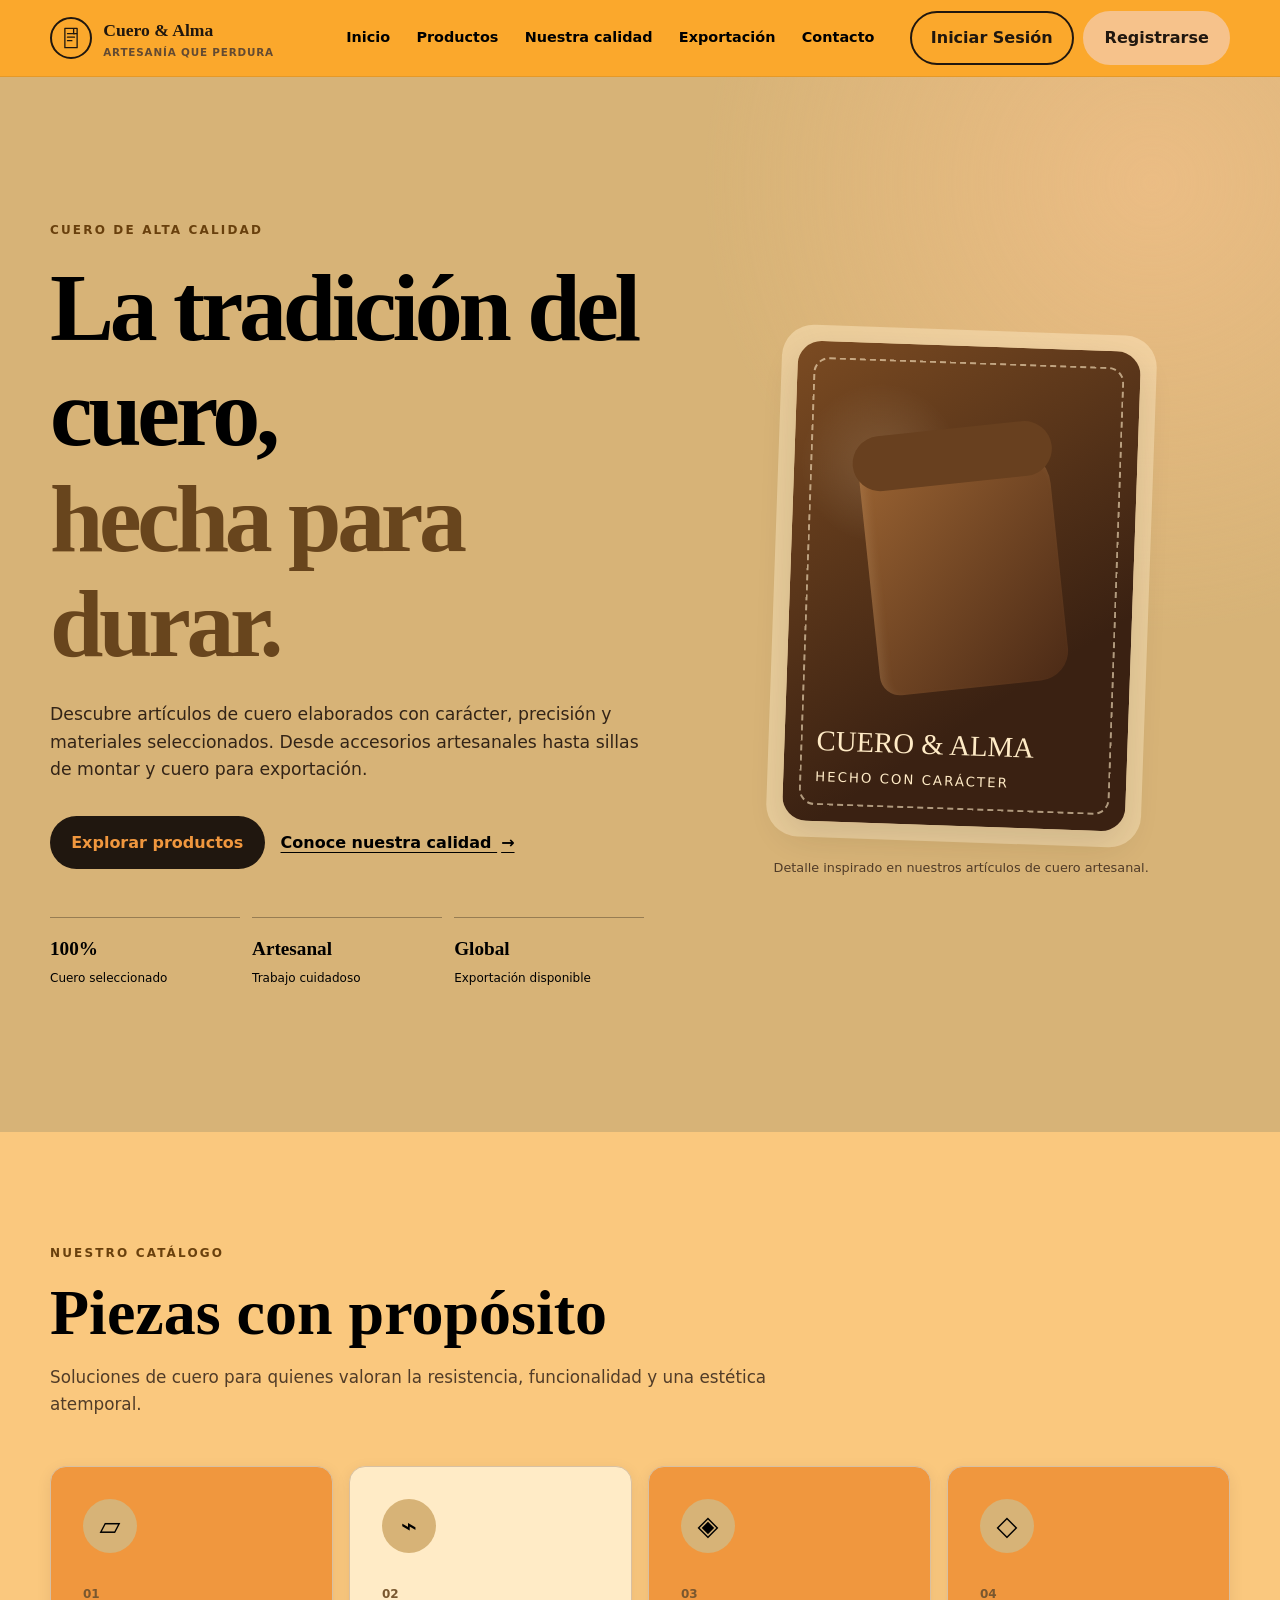
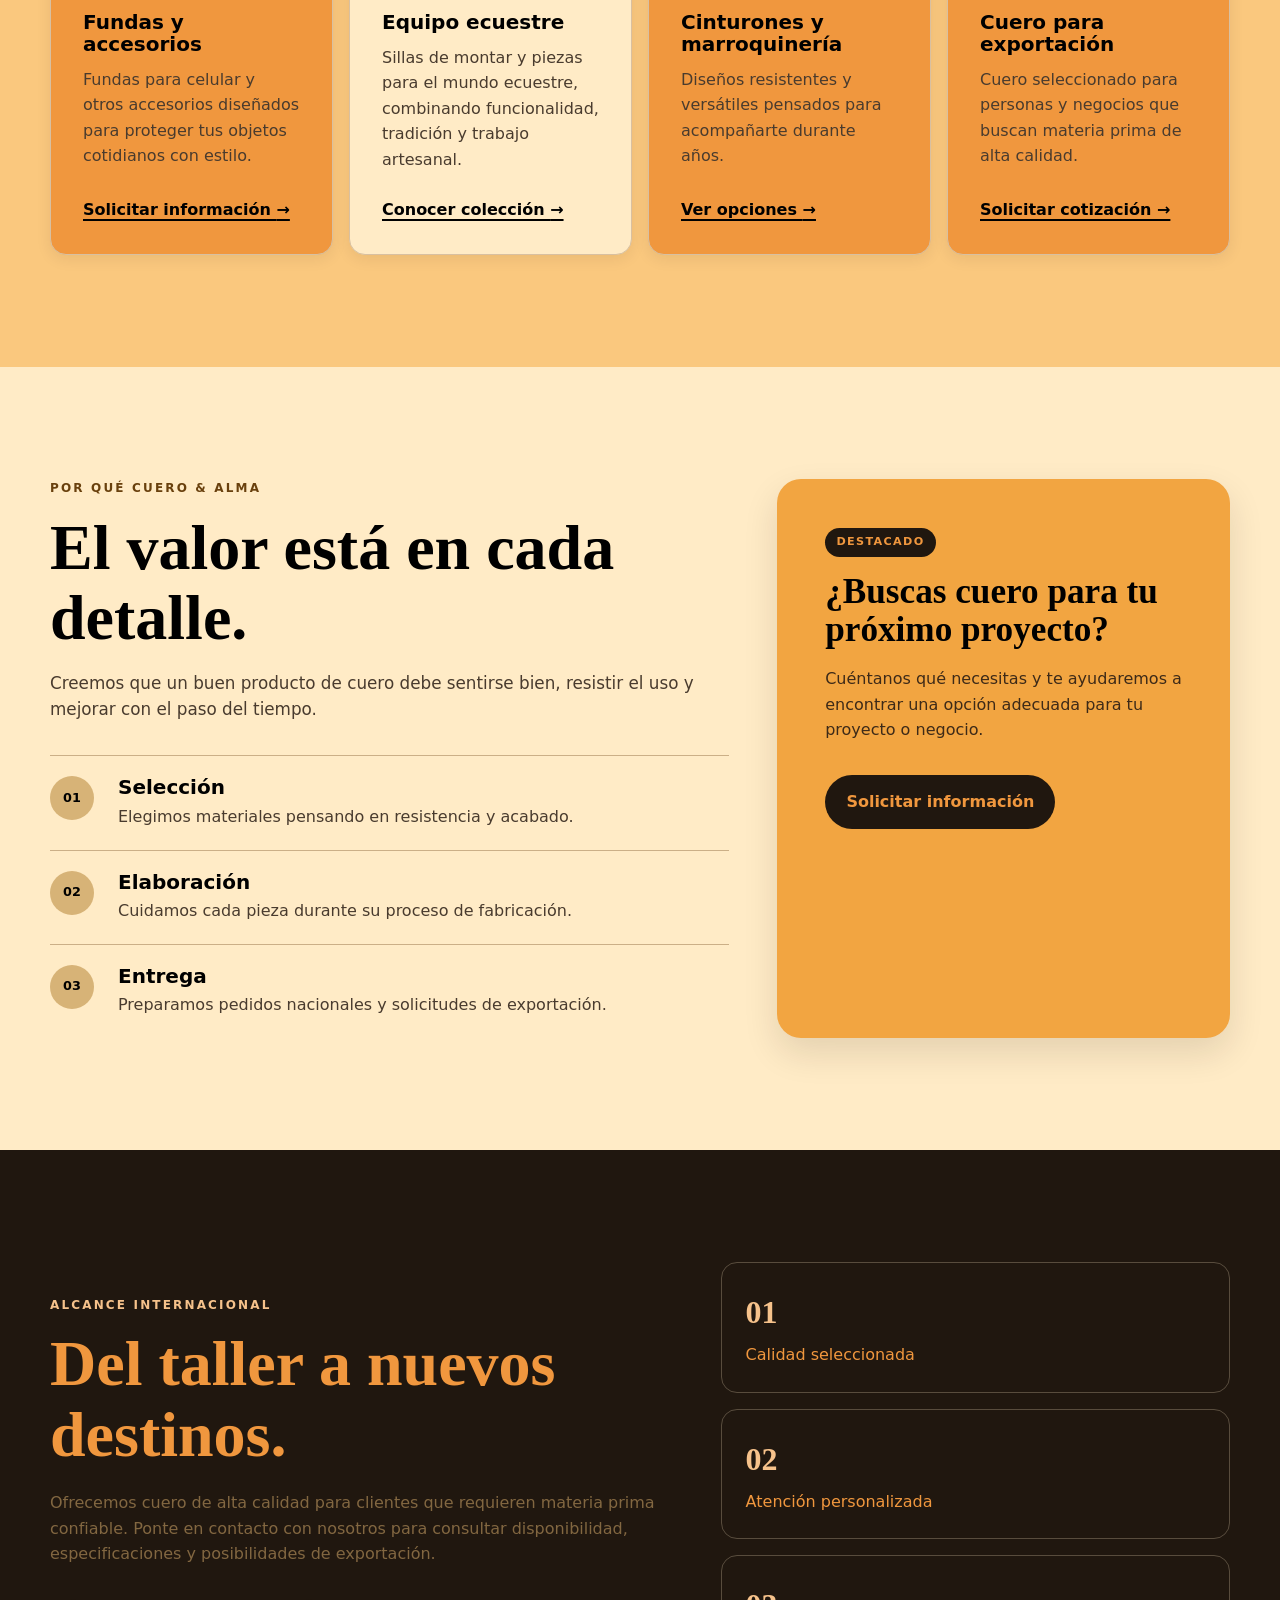
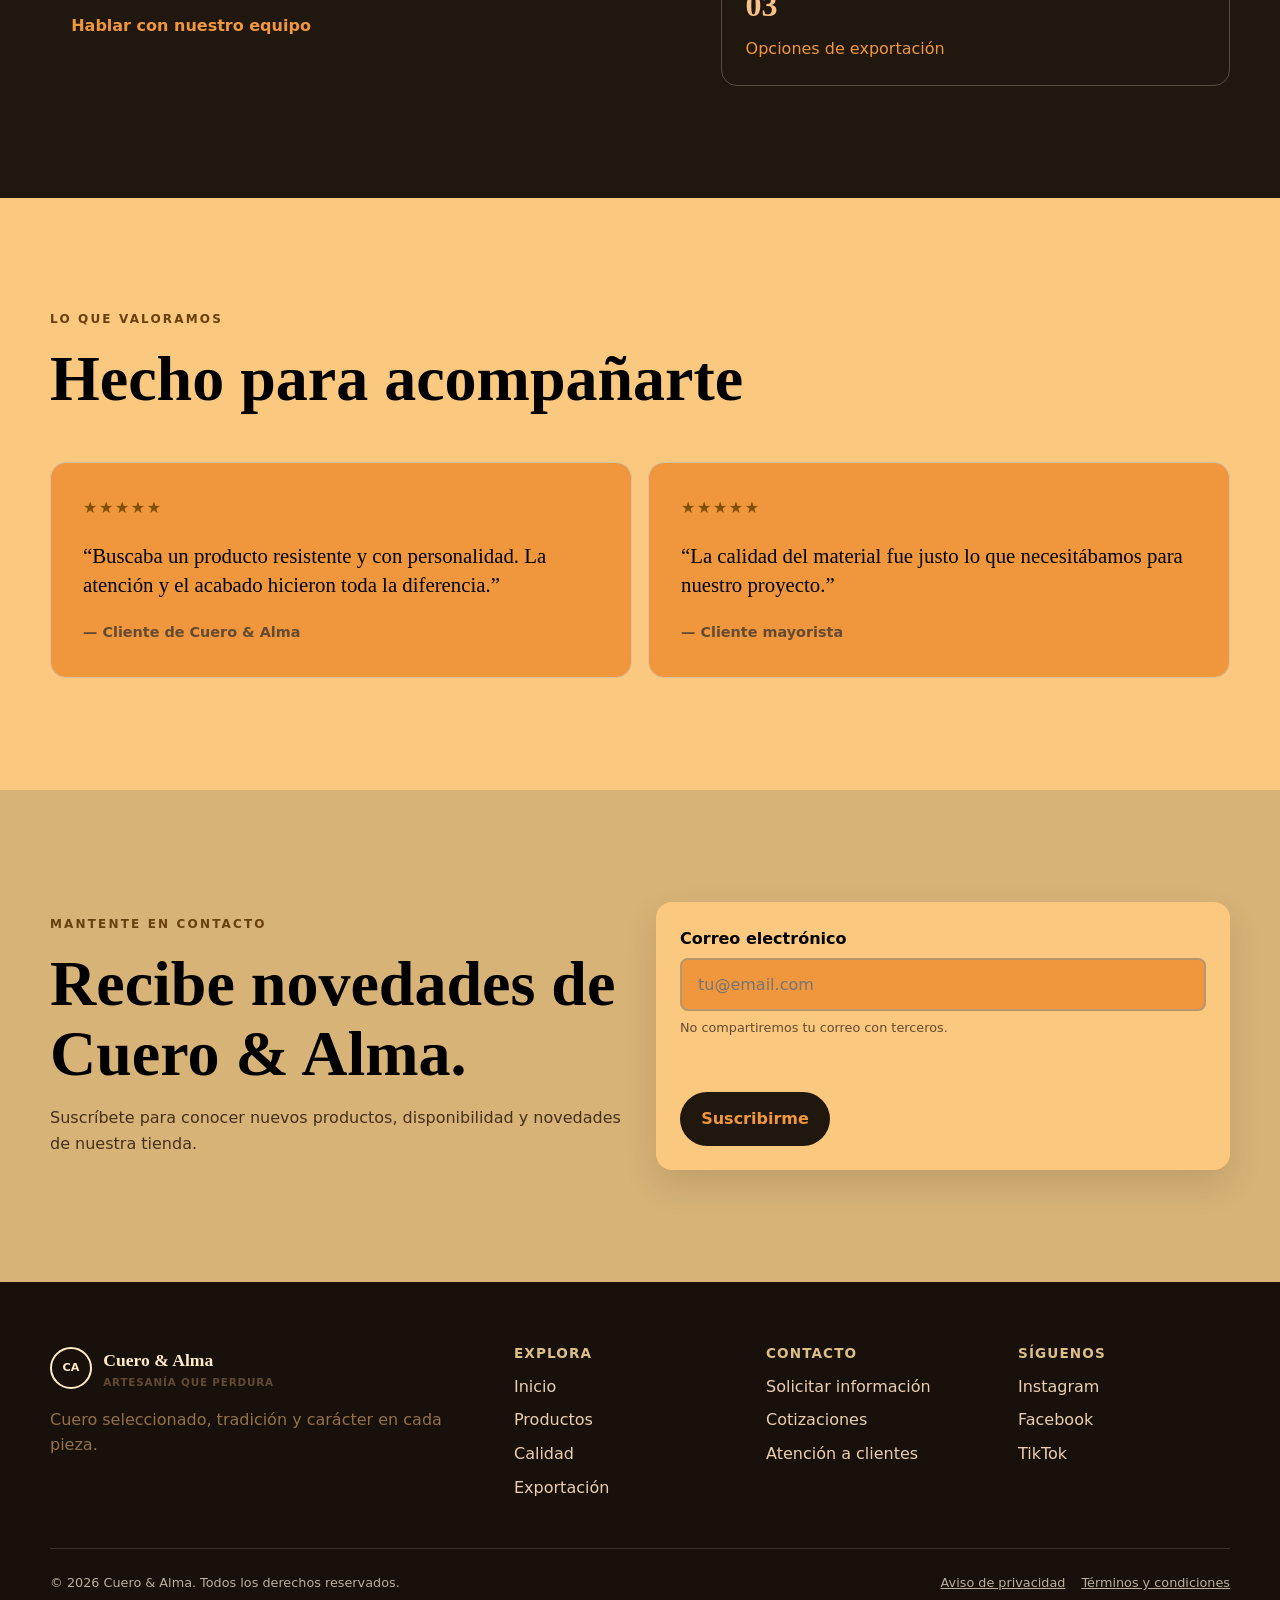
<file: index.html>
<!DOCTYPE html>
<html lang="es">
<head>
  <meta charset="UTF-8">
  <meta name="viewport" content="width=device-width, initial-scale=1.0">
  <meta
    name="description"
    content="Cuero & Alma: artículos de cuero de alta calidad, accesorios, sillas de montar y exportación de cuero."
  >
  <title>Cuero & Alma | Artesanía en cuero de alta calidad</title>

  <link rel="stylesheet" href="style.css">
  <script src="script.js" defer></script>
</head>

<body>
  <!-- Enlace para usuarios de teclado: mejora la navegación accesible -->
  <a class="skip-link" href="#contenido">Saltar al contenido principal</a>

  <!-- Header: contiene la identidad y navegación principal -->
  <header class="site-header">
    <div class="container header-inner">

      <a class="brand" href="#inicio" aria-label="Cuero & Alma, inicio">
        <span class="brand-mark" aria-hidden="true">
          <svg viewBox="0 0 64 64" role="img">
            <path
              d="M18 10h28v44H18z"
              fill="none"
              stroke="currentColor"
              stroke-width="3"
              stroke-linejoin="round"
            />
            <path
              d="M24 22h16M24 30h16M24 38h10"
              fill="none"
              stroke="currentColor"
              stroke-width="3"
              stroke-linecap="round"
            />
            <path
              d="M38 10v12h8"
              fill="none"
              stroke="currentColor"
              stroke-width="3"
            />
          </svg>
        </span>

        <span>
          <strong>Cuero &amp; Alma</strong>
          <small>Artesanía que perdura</small>
        </span>
      </a>

      <!-- Botón hamburguesa: visible únicamente en pantallas pequeñas -->
      <button
        class="menu-toggle"
        type="button"
        aria-expanded="false"
        aria-controls="main-navigation"
        aria-label="Abrir menú de navegación"
      >
        <span></span>
        <span></span>
        <span></span>
      </button>

      <!-- Nav: navegación principal del sitio -->
      <nav id="main-navigation" class="main-nav" aria-label="Navegación principal">
        <ul>
          <li><a href="#inicio">Inicio</a></li>
          <li><a href="#productos">Productos</a></li>
          <li><a href="#calidad">Nuestra calidad</a></li>
          <li><a href="#exportacion">Exportación</a></li>
          <li><a href="#contacto">Contacto</a></li>
        </ul>

        <div class="nav-actions">
          <button
            class="btn btn-outline"
            type="button"
            data-modal="login-modal"
          >
            Iniciar Sesión
          </button>

          <button
            class="btn btn-accent"
            type="button"
            data-modal="register-modal"
          >
            Registrarse
          </button>
        </div>
      </nav>
    </div>
  </header>

  <main id="contenido">

    <!-- Hero: sección introductoria principal -->
    <section id="inicio" class="hero" aria-labelledby="hero-title">
      <div class="container hero-grid">

        <div class="hero-content">
          <p class="eyebrow">CUERO DE ALTA CALIDAD</p>

          <h1 id="hero-title">
            La tradición del cuero,
            <span>hecha para durar.</span>
          </h1>

          <p class="hero-description">
            Descubre artículos de cuero elaborados con carácter, precisión
            y materiales seleccionados. Desde accesorios artesanales hasta
            sillas de montar y cuero para exportación.
          </p>

          <div class="hero-actions">
            <a class="btn btn-primary" href="#productos">
              Explorar productos
            </a>

            <a class="text-link" href="#calidad">
              Conoce nuestra calidad
              <span aria-hidden="true">→</span>
            </a>
          </div>

          <ul class="hero-benefits" aria-label="Principales beneficios">
            <li>
              <strong>100%</strong>
              <span>Cuero seleccionado</span>
            </li>
            <li>
              <strong>Artesanal</strong>
              <span>Trabajo cuidadoso</span>
            </li>
            <li>
              <strong>Global</strong>
              <span>Exportación disponible</span>
            </li>
          </ul>
        </div>

        <!-- Figure: imagen/representación visual principal con descripción -->
        <figure class="hero-figure">
          <div class="leather-display">
            <div class="leather-card">
              <div class="stitching" aria-hidden="true"></div>

              <div class="holster-shape" aria-hidden="true">
                <div class="holster-strap"></div>
                <div class="holster-body"></div>
              </div>

              <div class="display-label">
                <span>CUERO &amp; ALMA</span>
                <small>HECHO CON CARÁCTER</small>
              </div>
            </div>
          </div>

          <figcaption>
            Detalle inspirado en nuestros artículos de cuero artesanal.
          </figcaption>
        </figure>

      </div>
    </section>

    <!-- Productos: sección con artículos independientes -->
    <section id="productos" class="products-section" aria-labelledby="products-title">
      <div class="container">

        <div class="section-heading">
          <p class="eyebrow">NUESTRO CATÁLOGO</p>
          <h2 id="products-title">Piezas con propósito</h2>
          <p>
            Soluciones de cuero para quienes valoran la resistencia,
            funcionalidad y una estética atemporal.
          </p>
        </div>

        <div class="product-grid">

          <article class="product-card">
            <div class="product-icon" aria-hidden="true">▱</div>
            <p class="card-number">01</p>
            <h3>Fundas y accesorios</h3>
            <p>
              Fundas para celular y otros accesorios diseñados para
              proteger tus objetos cotidianos con estilo.
            </p>
            <a href="#contacto" class="card-link">
              Solicitar información <span aria-hidden="true">→</span>
            </a>
          </article>

          <article class="product-card featured">
            <div class="product-icon" aria-hidden="true">⌁</div>
            <p class="card-number">02</p>
            <h3>Equipo ecuestre</h3>
            <p>
              Sillas de montar y piezas para el mundo ecuestre, combinando
              funcionalidad, tradición y trabajo artesanal.
            </p>
            <a href="#contacto" class="card-link">
              Conocer colección <span aria-hidden="true">→</span>
            </a>
          </article>

          <article class="product-card">
            <div class="product-icon" aria-hidden="true">◈</div>
            <p class="card-number">03</p>
            <h3>Cinturones y marroquinería</h3>
            <p>
              Diseños resistentes y versátiles pensados para acompañarte
              durante años.
            </p>
            <a href="#contacto" class="card-link">
              Ver opciones <span aria-hidden="true">→</span>
            </a>
          </article>

          <article class="product-card">
            <div class="product-icon" aria-hidden="true">◇</div>
            <p class="card-number">04</p>
            <h3>Cuero para exportación</h3>
            <p>
              Cuero seleccionado para personas y negocios que buscan
              materia prima de alta calidad.
            </p>
            <a href="#exportacion" class="card-link">
              Solicitar cotización <span aria-hidden="true">→</span>
            </a>
          </article>

        </div>
      </div>
    </section>

    <!-- Calidad: sección de beneficios -->
    <section id="calidad" class="quality-section" aria-labelledby="quality-title">
      <div class="container quality-grid">

        <div>
          <p class="eyebrow">POR QUÉ CUERO &amp; ALMA</p>

          <h2 id="quality-title">
            El valor está en cada detalle.
          </h2>

          <p class="section-intro">
            Creemos que un buen producto de cuero debe sentirse bien,
            resistir el uso y mejorar con el paso del tiempo.
          </p>

          <ol class="process-list">
            <li>
              <span class="step-number">01</span>
              <div>
                <h3>Selección</h3>
                <p>Elegimos materiales pensando en resistencia y acabado.</p>
              </div>
            </li>

            <li>
              <span class="step-number">02</span>
              <div>
                <h3>Elaboración</h3>
                <p>Cuidamos cada pieza durante su proceso de fabricación.</p>
              </div>
            </li>

            <li>
              <span class="step-number">03</span>
              <div>
                <h3>Entrega</h3>
                <p>Preparamos pedidos nacionales y solicitudes de exportación.</p>
              </div>
            </li>
          </ol>
        </div>

        <aside class="quality-aside" aria-labelledby="aside-title">
          <div class="aside-badge">DESTACADO</div>

          <h2 id="aside-title">
            ¿Buscas cuero para tu próximo proyecto?
          </h2>

          <p>
            Cuéntanos qué necesitas y te ayudaremos a encontrar una
            opción adecuada para tu proyecto o negocio.
          </p>

          <a class="btn btn-dark" href="#contacto">
            Solicitar información
          </a>
        </aside>

      </div>
    </section>

    <!-- Exportación: sección independiente -->
    <section id="exportacion" class="export-section" aria-labelledby="export-title">
      <div class="container export-grid">

        <div class="export-content">
          <p class="eyebrow">ALCANCE INTERNACIONAL</p>

          <h2 id="export-title">
            Del taller a nuevos destinos.
          </h2>

          <p>
            Ofrecemos cuero de alta calidad para clientes que requieren
            materia prima confiable. Ponte en contacto con nosotros para
            consultar disponibilidad, especificaciones y posibilidades
            de exportación.
          </p>

          <a href="#contacto" class="btn btn-primary">
            Hablar con nuestro equipo
          </a>
        </div>

        <div class="export-stats" aria-label="Características del servicio">
          <div>
            <strong>01</strong>
            <span>Calidad seleccionada</span>
          </div>
          <div>
            <strong>02</strong>
            <span>Atención personalizada</span>
          </div>
          <div>
            <strong>03</strong>
            <span>Opciones de exportación</span>
          </div>
        </div>

      </div>
    </section>

    <!-- Testimonios: artículos independientes -->
    <section class="testimonials-section" aria-labelledby="testimonials-title">
      <div class="container">

        <div class="section-heading">
          <p class="eyebrow">LO QUE VALORAMOS</p>
          <h2 id="testimonials-title">Hecho para acompañarte</h2>
        </div>

        <div class="testimonial-grid">

          <article class="testimonial">
            <div class="stars" aria-label="5 de 5 estrellas">★★★★★</div>
            <blockquote>
              “Buscaba un producto resistente y con personalidad.
              La atención y el acabado hicieron toda la diferencia.”
            </blockquote>
            <cite>— Cliente de Cuero &amp; Alma</cite>
          </article>

          <article class="testimonial">
            <div class="stars" aria-label="5 de 5 estrellas">★★★★★</div>
            <blockquote>
              “La calidad del material fue justo lo que necesitábamos
              para nuestro proyecto.”
            </blockquote>
            <cite>— Cliente mayorista</cite>
          </article>

        </div>
      </div>
    </section>

    <!-- Contacto/newsletter: formulario accesible -->
    <section id="contacto" class="contact-section" aria-labelledby="contact-title">
      <div class="container contact-grid">

        <div>
          <p class="eyebrow">MANTENTE EN CONTACTO</p>

          <h2 id="contact-title">
            Recibe novedades de Cuero &amp; Alma.
          </h2>

          <p>
            Suscríbete para conocer nuevos productos, disponibilidad
            y novedades de nuestra tienda.
          </p>
        </div>

        <form id="newsletter-form" class="newsletter-form" novalidate>
          <div class="form-field">
            <label for="email">Correo electrónico</label>

            <input
              id="email"
              name="email"
              type="email"
              autocomplete="email"
              placeholder="tu@email.com"
              required
              aria-describedby="email-help form-message"
            >

            <small id="email-help">
              No compartiremos tu correo con terceros.
            </small>

            <p
              id="form-message"
              class="form-message"
              role="status"
              aria-live="polite"
            ></p>
          </div>

          <button class="btn btn-dark" type="submit">
            Suscribirme
          </button>
        </form>

      </div>
    </section>

  </main>

  <!-- Footer: información secundaria, enlaces y redes -->
  <footer class="site-footer">
    <div class="container footer-grid">

      <div class="footer-brand">
        <a class="brand footer-logo" href="#inicio">
          <span class="brand-mark" aria-hidden="true">CA</span>
          <span>
            <strong>Cuero &amp; Alma</strong>
            <small>Artesanía que perdura</small>
          </span>
        </a>

        <p>
          Cuero seleccionado, tradición y carácter en cada pieza.
        </p>
      </div>

      <div class="footer-column">
        <h2>Explora</h2>
        <ul>
          <li><a href="#inicio">Inicio</a></li>
          <li><a href="#productos">Productos</a></li>
          <li><a href="#calidad">Calidad</a></li>
          <li><a href="#exportacion">Exportación</a></li>
        </ul>
      </div>

      <div class="footer-column">
        <h2>Contacto</h2>
        <ul>
          <li><a href="#contacto">Solicitar información</a></li>
          <li><a href="#contacto">Cotizaciones</a></li>
          <li><a href="#contacto">Atención a clientes</a></li>
        </ul>
      </div>

      <div class="footer-column">
        <h2>Síguenos</h2>
        <ul class="social-links">
          <li><a href="#" aria-label="Instagram de Cuero & Alma">Instagram</a></li>
          <li><a href="#" aria-label="Facebook de Cuero & Alma">Facebook</a></li>
          <li><a href="#" aria-label="TikTok de Cuero & Alma">TikTok</a></li>
        </ul>
      </div>

    </div>

    <div class="container footer-bottom">
      <p>
        &copy; <span id="current-year"></span> Cuero &amp; Alma. Todos los derechos reservados.
      </p>

      <div>
        <a href="#">Aviso de privacidad</a>
        <a href="#">Términos y condiciones</a>
      </div>
    </div>
  </footer>

  <!-- Modal de inicio de sesión (independiente) -->
  <div
    id="login-modal"
    class="modal"
    role="dialog"
    aria-modal="true"
    aria-labelledby="login-modal-title"
    aria-describedby="login-modal-description"
    hidden
  >
    <div class="modal-overlay" data-close-modal></div>

    <div class="modal-content">
      <button
        class="modal-close"
        type="button"
        aria-label="Cerrar ventana"
        data-close-modal
      >
        &times;
      </button>

      <p class="eyebrow">CUERO &amp; ALMA</p>

      <h2 id="login-modal-title">Iniciar sesión</h2>

      <p id="login-modal-description">
        Ingresa tus datos para acceder a tu cuenta.
      </p>

      <form id="login-form" novalidate>
        <div class="form-field">
          <label for="login-email">Correo electrónico</label>
          <input
            id="login-email"
            name="email"
            type="email"
            autocomplete="email"
            placeholder="tu@email.com"
            required
          >
        </div>

        <div class="form-field">
          <label for="login-password">Contraseña</label>
          <input
            id="login-password"
            name="password"
            type="password"
            autocomplete="current-password"
            minlength="6"
            placeholder="••••••••"
            required
          >
        </div>

        <div class="form-check">
          <input id="login-remember" name="remember" type="checkbox">
          <label for="login-remember">Recordarme</label>

          <a class="text-link modal-forgot" href="#">
            ¿Olvidaste tu contraseña?
          </a>
        </div>

        <button class="btn btn-dark btn-full" type="submit">
          Iniciar sesión
        </button>

        <p
          id="login-message"
          class="form-message"
          role="status"
          aria-live="polite"
        ></p>

        <p class="modal-switch">
          ¿No tienes cuenta?
          <button type="button" class="link-button" data-switch-modal="register-modal">
            Regístrate
          </button>
        </p>
      </form>
    </div>
  </div>

  <!-- Modal de registro (independiente) -->
  <div
    id="register-modal"
    class="modal"
    role="dialog"
    aria-modal="true"
    aria-labelledby="register-modal-title"
    aria-describedby="register-modal-description"
    hidden
  >
    <div class="modal-overlay" data-close-modal></div>

    <div class="modal-content">
      <button
        class="modal-close"
        type="button"
        aria-label="Cerrar ventana"
        data-close-modal
      >
        &times;
      </button>

      <p class="eyebrow">CUERO &amp; ALMA</p>

      <h2 id="register-modal-title">Crear una cuenta</h2>

      <p id="register-modal-description">
        Regístrate para recibir novedades de Cuero &amp; Alma.
      </p>

      <form id="register-form" novalidate>
        <div class="form-field">
          <label for="register-name">Nombre completo</label>
          <input
            id="register-name"
            name="name"
            type="text"
            autocomplete="name"
            placeholder="Tu nombre"
            required
          >
        </div>

        <div class="form-field">
          <label for="register-email">Correo electrónico</label>
          <input
            id="register-email"
            name="email"
            type="email"
            autocomplete="email"
            placeholder="tu@email.com"
            required
          >
        </div>

        <div class="form-field">
          <label for="register-password">Contraseña</label>
          <input
            id="register-password"
            name="password"
            type="password"
            autocomplete="new-password"
            minlength="6"
            placeholder="Mínimo 6 caracteres"
            required
          >
        </div>

        <div class="form-field">
          <label for="register-password-confirm">Confirmar contraseña</label>
          <input
            id="register-password-confirm"
            name="passwordConfirm"
            type="password"
            autocomplete="new-password"
            minlength="6"
            placeholder="Repite tu contraseña"
            required
          >
        </div>

        <div class="form-check">
          <input id="register-terms" name="terms" type="checkbox" required>
          <label for="register-terms">
            Acepto los términos y condiciones
          </label>
        </div>

        <button class="btn btn-dark btn-full" type="submit">
          Crear cuenta
        </button>

        <p
          id="register-message"
          class="form-message"
          role="status"
          aria-live="polite"
        ></p>

        <p class="modal-switch">
          ¿Ya tienes cuenta?
          <button type="button" class="link-button" data-switch-modal="login-modal">
            Inicia sesión
          </button>
        </p>
      </form>
    </div>
  </div>
</body>
</html>
</file>
<file: style.css>
/* =========================================================
   CUERO & ALMA
   CSS moderno, mobile-first y orientado a accesibilidad
   ========================================================= */

/* ---------- Variables de diseño ---------- */

:root {
  --color-primario: #D7B377;
  --color-secundario: #FFEBC6;
  --color-acento: #F6C28B;
  --color-fondo: #F2A541;
  --color-texto: #000000;

  /* Variables auxiliares para mejorar contraste y legibilidad */
  --color-superficie: #fac87e;
  --color-crema: #fad287;
  --color-oscuro: #20170F;
  --color-oscuro-suave: #3A2B20;
  --color-borde: #B7894E;
  --color-blanco: #f0973e;

  --font-display: Georgia, "Times New Roman", serif;
  --font-body: Inter, ui-sans-serif, system-ui, -apple-system,
    BlinkMacSystemFont, "Segoe UI", sans-serif;

  --radius-sm: 0.5rem;
  --radius-md: 1rem;
  --radius-lg: 1.5rem;

  --shadow-sm: 0 4px 15px rgb(32 23 15 / 0.08);
  --shadow-md: 0 15px 35px rgb(32 23 15 / 0.12);

  --container: 1180px;
  --transition: 180ms ease;
}

/* ---------- Reset básico ---------- */

*,
*::before,
*::after {
  box-sizing: border-box;
  margin: 0;
  padding: 0;
}

html {
  scroll-behavior: smooth;
  scroll-padding-top: 5rem;
}

body {
  min-height: 100vh;
  background: var(--color-superficie);
  color: var(--color-texto);
  font-family: var(--font-body);
  line-height: 1.6;
}

img,
svg {
  display: block;
  max-width: 100%;
}

button,
input {
  font: inherit;
}

button,
a {
  -webkit-tap-highlight-color: transparent;
}

a {
  color: inherit;
}

ul,
ol {
  list-style-position: inside;
}

::selection {
  background: var(--color-acento);
  color: var(--color-oscuro);
}

/* ---------- Accesibilidad ---------- */

.skip-link {
  position: fixed;
  z-index: 9999;
  top: 0.75rem;
  left: 0.75rem;
  padding: 0.75rem 1rem;
  border-radius: var(--radius-sm);
  background: var(--color-oscuro);
  color: var(--color-blanco);
  text-decoration: none;
  transform: translateY(-150%);
  transition: transform var(--transition);
}

.skip-link:focus {
  transform: translateY(0);
}

:focus-visible {
  outline: 3px solid #7B3F00;
  outline-offset: 3px;
}

/* ---------- Elementos generales ---------- */

.container {
  width: min(calc(100% - 2rem), var(--container));
  margin-inline: auto;
}

section {
  padding-block: 5rem;
}

h1,
h2,
h3 {
  line-height: 1.1;
}

h1,
h2 {
  font-family: var(--font-display);
}

h1 {
  font-size: clamp(2.8rem, 9vw, 6rem);
  letter-spacing: -0.045em;
}

h2 {
  font-size: clamp(2.2rem, 6vw, 4rem);
}

h3 {
  font-size: 1.25rem;
}

p {
  max-width: 68ch;
}

.eyebrow {
  margin-bottom: 0.9rem;
  color: #69400D;
  font-size: 0.75rem;
  font-weight: 800;
  letter-spacing: 0.18em;
}

/* ---------- Botones ---------- */

.btn {
  display: inline-flex;
  min-height: 48px;
  align-items: center;
  justify-content: center;
  gap: 0.5rem;
  padding: 0.75rem 1.2rem;
  border: 2px solid transparent;
  border-radius: 999px;
  cursor: pointer;
  font-weight: 800;
  text-decoration: none;
  transition:
    transform var(--transition),
    background-color var(--transition),
    border-color var(--transition),
    color var(--transition);
}

.btn:hover {
  transform: translateY(-2px);
}

.btn:active {
  transform: translateY(0);
}

.btn-primary {
  background: var(--color-oscuro);
  color: var(--color-blanco);
}

.btn-primary:hover {
  background: #000;
}

.btn-accent {
  background: var(--color-acento);
  border-color: var(--color-acento);
  color: var(--color-oscuro);
}

.btn-accent:hover {
  background: #FFD19F;
  border-color: #FFD19F;
}

.btn-outline {
  border-color: var(--color-oscuro);
  background: transparent;
  color: var(--color-oscuro);
}

.btn-outline:hover {
  background: var(--color-oscuro);
  color: var(--color-blanco);
}

.btn-dark {
  background: var(--color-oscuro);
  color: var(--color-blanco);
}

.btn-full {
  width: 100%;
}

/* ---------- Header ---------- */

.site-header {
  position: sticky;
  z-index: 100;
  top: 0;
  background: rgba(251, 167, 41, 0.96);
  border-bottom: 1px solid rgb(32 23 15 / 0.1);
  backdrop-filter: blur(12px);
}

.header-inner {
  min-height: 76px;
  display: flex;
  align-items: center;
  justify-content: space-between;
}

.brand {
  display: inline-flex;
  align-items: center;
  gap: 0.7rem;
  color: var(--color-oscuro);
  text-decoration: none;
}

.brand-mark {
  width: 42px;
  height: 42px;
  display: grid;
  place-items: center;
  flex: 0 0 42px;
  border: 2px solid currentColor;
  border-radius: 50%;
  font-size: 0.7rem;
  font-weight: 900;
}

.brand-mark svg {
  width: 28px;
  height: 28px;
}

.brand strong {
  display: block;
  font-family: var(--font-display);
  font-size: 1.1rem;
}

.brand small {
  display: block;
  color: #634A32;
  font-size: 0.65rem;
  font-weight: 700;
  letter-spacing: 0.08em;
  text-transform: uppercase;
}

.menu-toggle {
  width: 48px;
  height: 48px;
  display: grid;
  place-content: center;
  gap: 5px;
  border: 2px solid var(--color-oscuro);
  border-radius: var(--radius-sm);
  background: transparent;
  cursor: pointer;
}

.menu-toggle span {
  width: 22px;
  height: 2px;
  display: block;
  background: var(--color-oscuro);
  transition: transform var(--transition);
}

.main-nav {
  position: absolute;
  top: 76px;
  right: 0;
  left: 0;
  display: none;
  padding: 1.25rem;
  background: var(--color-superficie);
  border-bottom: 1px solid rgb(32 23 15 / 0.1);
  box-shadow: var(--shadow-md);
}

.main-nav.is-open {
  display: block;
}

.main-nav ul {
  display: flex;
  flex-direction: column;
  gap: 0.25rem;
  list-style: none;
}

.main-nav a {
  display: block;
  padding: 0.8rem;
  border-radius: var(--radius-sm);
  font-weight: 700;
  text-decoration: none;
}

.main-nav a:hover {
  background: var(--color-secundario);
}

.nav-actions {
  display: flex;
  flex-direction: column;
  gap: 0.6rem;
  margin-top: 1rem;
}

/* ---------- Hero ---------- */

.hero {
  overflow: hidden;
  background:
    radial-gradient(circle at 90% 10%, rgb(246 194 139 / 0.65), transparent 30%),
    var(--color-primario);
}

.hero-grid {
  display: grid;
  gap: 3rem;
  align-items: center;
}

.hero-content {
  padding-block: 2rem;
}

.hero h1 span {
  display: block;
  color: #68451D;
}

.hero-description {
  margin-top: 1.5rem;
  color: #332417;
  font-size: 1.08rem;
}

.hero-actions {
  display: flex;
  flex-wrap: wrap;
  align-items: center;
  gap: 1rem;
  margin-top: 2rem;
}

.text-link {
  font-weight: 800;
  text-underline-offset: 4px;
}

.text-link span {
  margin-left: 0.25rem;
}

.hero-benefits {
  display: grid;
  grid-template-columns: repeat(3, 1fr);
  gap: 0.75rem;
  margin-top: 3rem;
  list-style: none;
}

.hero-benefits li {
  padding-top: 1rem;
  border-top: 1px solid rgb(32 23 15 / 0.35);
}

.hero-benefits strong,
.hero-benefits span {
  display: block;
}

.hero-benefits strong {
  font-family: var(--font-display);
  font-size: 1.2rem;
}

.hero-benefits span {
  margin-top: 0.25rem;
  font-size: 0.75rem;
}

.hero-figure {
  max-width: 550px;
  margin-inline: auto;
}

.leather-display {
  padding: 1rem;
  border-radius: 2rem;
  background: rgb(255 235 198 / 0.45);
  transform: rotate(2deg);
}

.leather-card {
  position: relative;
  min-height: 480px;
  overflow: hidden;
  display: flex;
  align-items: flex-end;
  padding: 2rem;
  border-radius: 1.5rem;
  background:
    radial-gradient(circle at 25% 25%, rgb(255 235 198 / 0.15), transparent 18%),
    linear-gradient(145deg, #7B4B22, #3A2112 70%);
  box-shadow: var(--shadow-md);
}

.stitching {
  position: absolute;
  inset: 1rem;
  border: 2px dashed rgb(255 235 198 / 0.6);
  border-radius: 1rem;
}

.holster-shape {
  position: absolute;
  top: 17%;
  left: 50%;
  width: 220px;
  height: 260px;
  transform: translateX(-50%) rotate(-8deg);
}

.holster-body {
  position: absolute;
  inset: 25px 15px 0;
  border-radius: 20px 40px 30px 20px;
  background: linear-gradient(135deg, #9A6332, #4B2A16);
  box-shadow: inset 5px 5px 10px rgb(255 235 198 / 0.1);
}

.holster-strap {
  position: absolute;
  z-index: 2;
  top: 0;
  left: 10px;
  width: 200px;
  height: 55px;
  border-radius: 30px;
  background: #68401F;
}

.display-label {
  position: relative;
  z-index: 3;
  color: var(--color-secundario);
}

.display-label span {
  display: block;
  font-family: var(--font-display);
  font-size: 1.8rem;
}

.display-label small {
  letter-spacing: 0.15em;
}

.hero-figure figcaption {
  margin-top: 1rem;
  color: #513C28;
  font-size: 0.8rem;
  text-align: center;
}

/* ---------- Productos ---------- */

.products-section {
  background: var(--color-superficie);
}

.section-heading {
  max-width: 720px;
  margin-bottom: 3rem;
}

.section-heading > p:last-child {
  margin-top: 1rem;
  color: #513C28;
  font-size: 1.05rem;
}

.product-grid {
  display: grid;
  gap: 1rem;
}

.product-card {
  position: relative;
  min-height: 300px;
  padding: 2rem;
  display: flex;
  flex-direction: column;
  border: 1px solid #D8C0A1;
  border-radius: var(--radius-md);
  background: var(--color-blanco);
  box-shadow: var(--shadow-sm);
}

.product-card.featured {
  background: var(--color-secundario);
}

.product-icon {
  width: 54px;
  height: 54px;
  display: grid;
  place-items: center;
  border-radius: 50%;
  background: var(--color-primario);
  font-size: 1.7rem;
}

.card-number {
  margin-top: 2rem;
  color: #79572F;
  font-size: 0.75rem;
  font-weight: 900;
}

.product-card h3 {
  margin-top: 0.4rem;
}

.product-card > p:not(.card-number) {
  margin-top: 0.75rem;
  color: #493B2E;
}

.card-link {
  margin-top: auto;
  padding-top: 1.5rem;
  font-weight: 800;
  text-decoration-thickness: 2px;
  text-underline-offset: 4px;
}

/* ---------- Calidad ---------- */

.quality-section {
  background: var(--color-secundario);
}

.quality-grid {
  display: grid;
  gap: 3rem;
}

.section-intro {
  margin-top: 1rem;
  color: #493B2E;
  font-size: 1.05rem;
}

.process-list {
  margin-top: 2rem;
  list-style: none;
}

.process-list li {
  display: grid;
  grid-template-columns: 52px 1fr;
  gap: 1rem;
  padding-block: 1.25rem;
  border-top: 1px solid #CBAF87;
}

.step-number {
  width: 44px;
  height: 44px;
  display: grid;
  place-items: center;
  border-radius: 50%;
  background: var(--color-primario);
  font-size: 0.8rem;
  font-weight: 900;
}

.process-list p {
  margin-top: 0.35rem;
  color: #493B2E;
}

.quality-aside {
  padding: 2rem;
  border-radius: var(--radius-lg);
  background: var(--color-fondo);
  box-shadow: var(--shadow-md);
}

.aside-badge {
  display: inline-block;
  padding: 0.35rem 0.7rem;
  border-radius: 999px;
  background: var(--color-oscuro);
  color: var(--color-blanco);
  font-size: 0.7rem;
  font-weight: 900;
  letter-spacing: 0.12em;
}

.quality-aside h2 {
  margin-top: 1rem;
  font-size: 2.2rem;
}

.quality-aside p {
  margin-block: 1rem 2rem;
  color: #3D2A18;
}

/* ---------- Exportación ---------- */

.export-section {
  background: var(--color-oscuro);
  color: var(--color-blanco);
}

.export-section .eyebrow {
  color: var(--color-acento);
}

.export-grid {
  display: grid;
  gap: 3rem;
  align-items: center;
}

.export-content > p:not(.eyebrow) {
  margin-block: 1.25rem 2rem;
  color: #826741;
}

.export-stats {
  display: grid;
  gap: 1rem;
}

.export-stats div {
  padding: 1.5rem;
  border: 1px solid rgb(255 235 198 / 0.25);
  border-radius: var(--radius-md);
}

.export-stats strong,
.export-stats span {
  display: block;
}

.export-stats strong {
  color: var(--color-acento);
  font-family: var(--font-display);
  font-size: 2rem;
}

.export-stats span {
  margin-top: 0.25rem;
}

/* ---------- Testimonios ---------- */

.testimonials-section {
  background: var(--color-superficie);
}

.testimonial-grid {
  display: grid;
  gap: 1rem;
}

.testimonial {
  padding: 2rem;
  border-radius: var(--radius-md);
  background: var(--color-blanco);
  border: 1px solid #D8C0A1;
}

.stars {
  color: #805000;
  letter-spacing: 0.1em;
}

.testimonial blockquote {
  margin-block: 1.25rem;
  font-family: var(--font-display);
  font-size: 1.3rem;
  line-height: 1.4;
}

.testimonial cite {
  color: #634A32;
  font-size: 0.9rem;
  font-style: normal;
  font-weight: 700;
}

/* ---------- Contacto ---------- */

.contact-section {
  background: var(--color-primario);
}

.contact-grid {
  display: grid;
  gap: 2rem;
  align-items: center;
}

.contact-grid > div > p:not(.eyebrow) {
  margin-top: 1rem;
  color: #45301C;
}

.newsletter-form {
  padding: 1.5rem;
  border-radius: var(--radius-md);
  background: var(--color-superficie);
  box-shadow: var(--shadow-md);
}

.form-field {
  display: grid;
  gap: 0.4rem;
  margin-bottom: 1rem;
}

.form-field label {
  font-weight: 800;
}

.form-field input {
  width: 100%;
  min-height: 50px;
  padding: 0.75rem 1rem;
  border: 2px solid #B8956B;
  border-radius: var(--radius-sm);
  background: var(--color-blanco);
  color: var(--color-texto);
}

.form-field input:focus {
  border-color: #69400D;
  outline: 3px solid rgb(105 64 13 / 0.2);
}

.form-field small {
  color: #634A32;
  font-size: 0.8rem;
}

.form-message {
  min-height: 1.5rem;
  margin-top: 0.5rem;
  color: #69400D;
  font-size: 0.9rem;
  font-weight: 700;
}

/* ---------- Casillas de verificación en formularios de modal ---------- */

.form-check {
  display: flex;
  flex-wrap: wrap;
  align-items: center;
  gap: 0.5rem 0.75rem;
  margin-bottom: 1.25rem;
}

.form-check input[type="checkbox"] {
  width: 1.15rem;
  height: 1.15rem;
  accent-color: var(--color-oscuro);
}

.form-check label {
  font-size: 0.9rem;
  font-weight: 700;
}

.form-check .modal-forgot {
  margin-left: auto;
  font-size: 0.85rem;
}

/* ---------- Enlace para alternar entre modales ---------- */

.modal-switch {
  margin-top: 1.25rem;
  font-size: 0.9rem;
  text-align: center;
  color: #513C28;
}

.link-button {
  padding: 0;
  border: 0;
  background: none;
  color: #69400D;
  font: inherit;
  font-weight: 800;
  text-decoration: underline;
  cursor: pointer;
}

.link-button:hover {
  color: var(--color-oscuro);
}

/* ---------- Footer ---------- */

.site-footer {
  padding-top: 4rem;
  background: #17100B;
  color: #dcbe87;
}

.footer-grid {
  display: grid;
  gap: 2.5rem;
  padding-bottom: 3rem;
}

.footer-logo {
  color: var(--color-secundario);
}

.footer-brand > p {
  margin-top: 1rem;
  color: #947148;
}

.footer-column h2 {
  margin-bottom: 0.8rem;
  font-family: var(--font-body);
  font-size: 0.85rem;
  letter-spacing: 0.08em;
  text-transform: uppercase;
}

.footer-column ul {
  display: grid;
  gap: 0.5rem;
  list-style: none;
}

.footer-column a {
  color: #ebcfb0;
  text-decoration: none;
}

.footer-column a:hover {
  color: var(--color-acento);
  text-decoration: underline;
}

.footer-bottom {
  display: flex;
  flex-direction: column;
  gap: 0.75rem;
  padding-block: 1.5rem;
  border-top: 1px solid rgb(255 243 221 / 0.15);
  color: #BDAE9E;
  font-size: 0.8rem;
}

.footer-bottom div {
  display: flex;
  flex-wrap: wrap;
  gap: 1rem;
}

/* ---------- Modal ---------- */

.modal[hidden] {
  display: none;
}

.modal {
  position: fixed;
  z-index: 1000;
  inset: 0;
  display: grid;
  place-items: center;
  padding: 1rem;
}

.modal-overlay {
  position: absolute;
  inset: 0;
  background: rgb(0 0 0 / 0.7);
}

.modal-content {
  position: relative;
  z-index: 2;
  width: min(100%, 480px);
  max-height: calc(100vh - 2rem);
  overflow: auto;
  padding: 2rem;
  border-radius: var(--radius-lg);
  background: var(--color-superficie);
  box-shadow: 0 25px 70px rgb(0 0 0 / 0.3);
}

.modal-content h2 {
  margin-top: 0.25rem;
  font-size: 2.5rem;
}

.modal-content > p:not(.eyebrow) {
  margin-block: 0.5rem 1.5rem;
  color: #513C28;
}

.modal-close {
  position: absolute;
  top: 1rem;
  right: 1rem;
  width: 42px;
  height: 42px;
  border: 2px solid transparent;
  border-radius: 50%;
  background: transparent;
  cursor: pointer;
  font-size: 1.8rem;
  line-height: 1;
}

.modal-close:hover {
  background: var(--color-secundario);
}

/* ---------- Responsive: tablet ---------- */

@media (min-width: 700px) {
  .container {
    width: min(calc(100% - 3rem), var(--container));
  }

  .product-grid {
    grid-template-columns: repeat(2, 1fr);
  }

  .testimonial-grid {
    grid-template-columns: repeat(2, 1fr);
  }

  .footer-grid {
    grid-template-columns: 2fr repeat(3, 1fr);
  }

  .footer-bottom {
    flex-direction: row;
    justify-content: space-between;
    align-items: center;
  }
}

/* ---------- Responsive: escritorio ---------- */

@media (min-width: 960px) {
  section {
    padding-block: 7rem;
  }

  .menu-toggle {
    display: none;
  }

  .main-nav {
    position: static;
    display: flex;
    align-items: center;
    gap: 1.5rem;
    padding: 0;
    border: 0;
    box-shadow: none;
    background: transparent;
  }

  .main-nav ul {
    flex-direction: row;
    align-items: center;
  }

  .main-nav a {
    padding: 0.5rem 0.7rem;
    font-size: 0.9rem;
  }

  .nav-actions {
    flex-direction: row;
    margin-top: 0;
  }

  .hero {
    min-height: calc(100vh - 76px);
    display: grid;
    align-items: center;
  }

  .hero-grid {
    grid-template-columns: 1.05fr 0.95fr;
  }

  .product-grid {
    grid-template-columns: repeat(4, 1fr);
  }

  .quality-grid {
    grid-template-columns: 1.2fr 0.8fr;
  }

  .quality-aside {
    padding: 3rem;
  }

  .export-grid {
    grid-template-columns: 1.1fr 0.9fr;
  }

  .contact-grid {
    grid-template-columns: 1fr 1fr;
  }

  .footer-grid {
    grid-template-columns: 2fr repeat(3, 1fr);
  }
}

/* ---------- Movimiento reducido ---------- */

@media (prefers-reduced-motion: reduce) {
  html {
    scroll-behavior: auto;
  }

  *,
  *::before,
  *::after {
    transition-duration: 0.01ms !important;
    animation-duration: 0.01ms !important;
    animation-iteration-count: 1 !important;
  }
}
</file>
